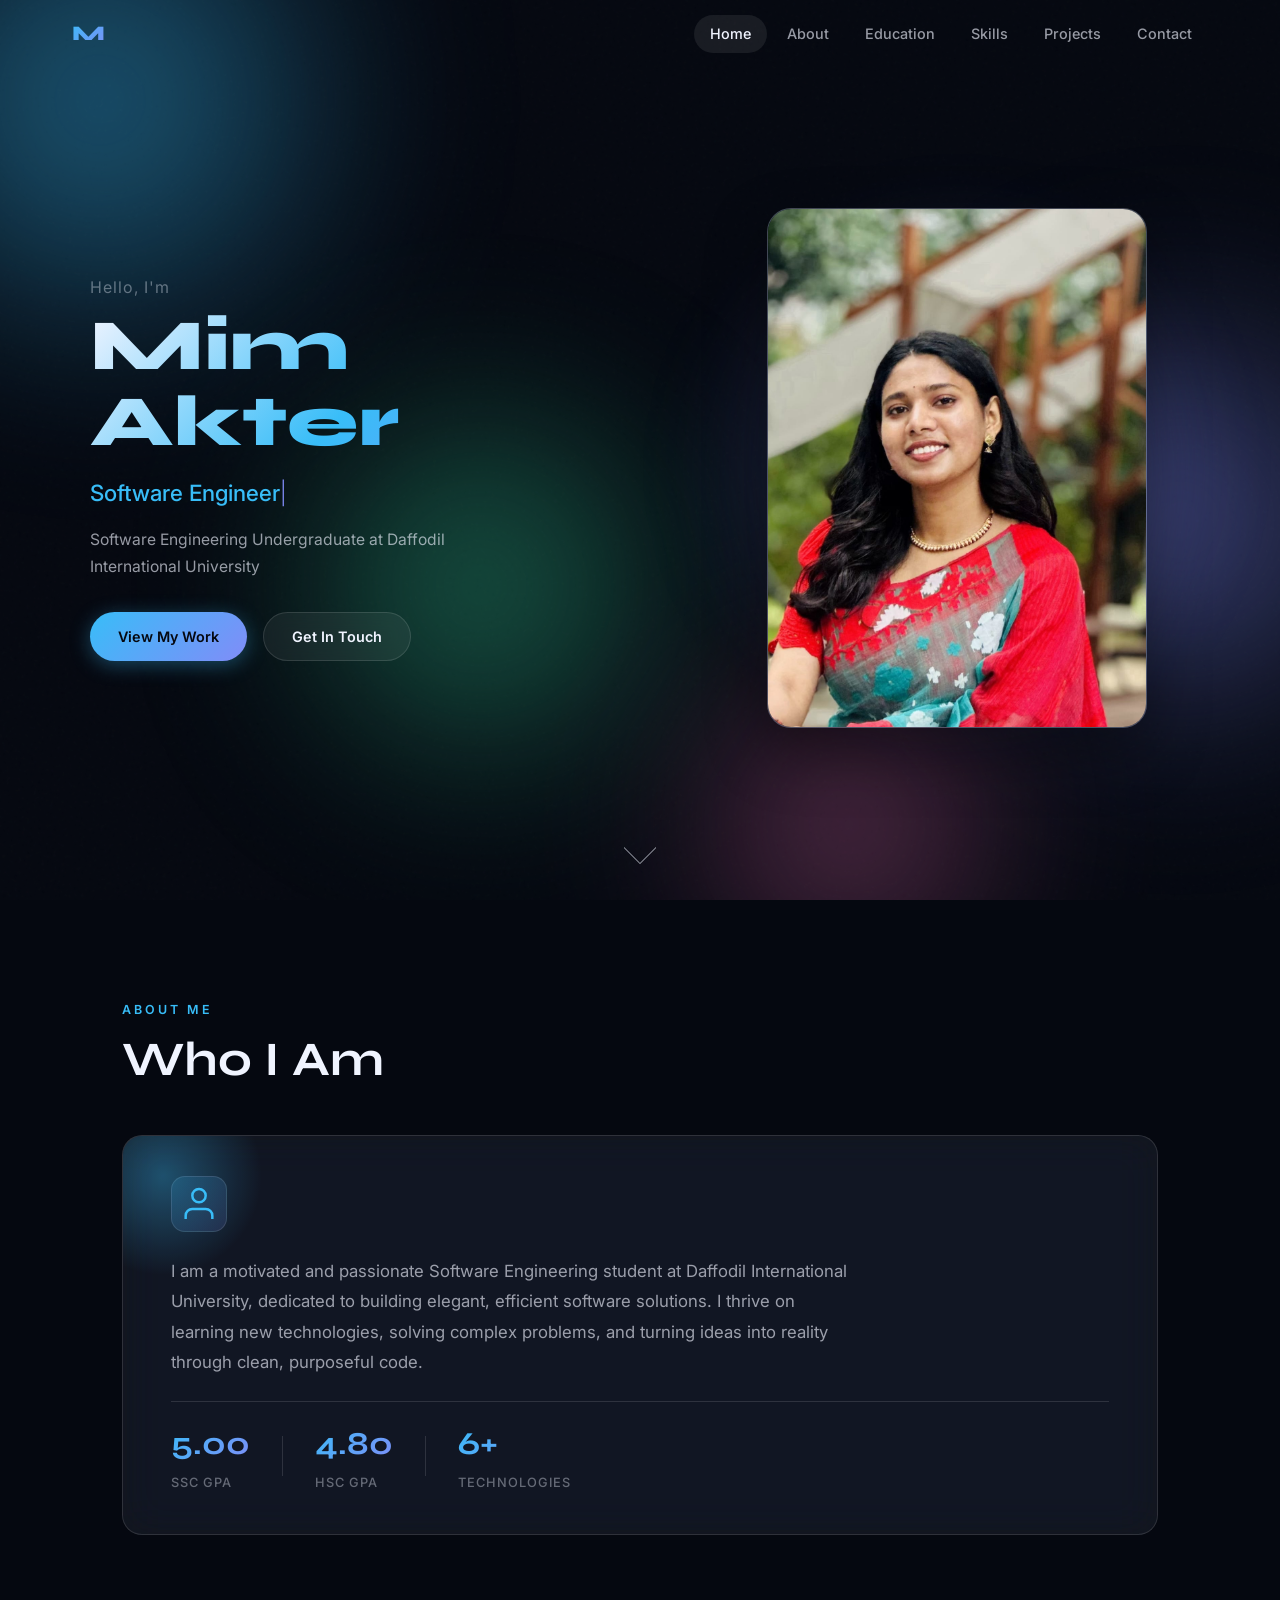
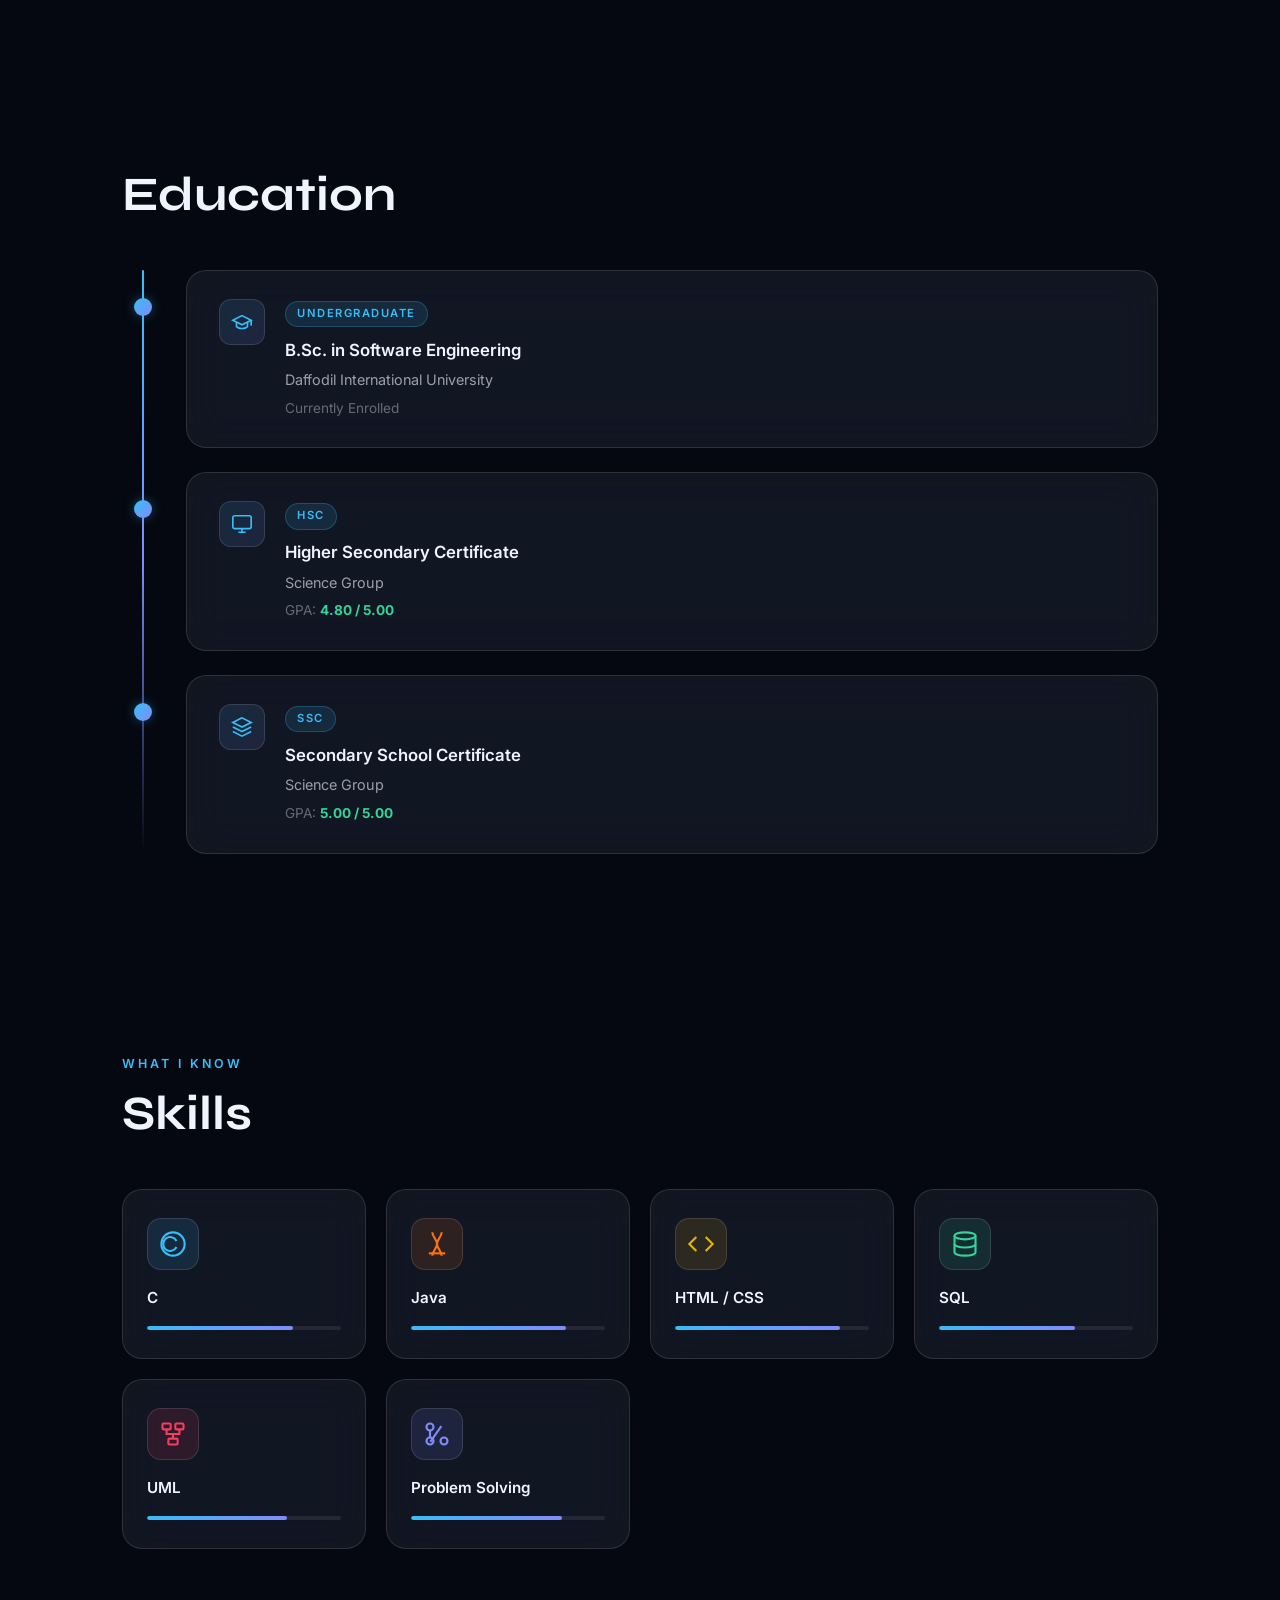
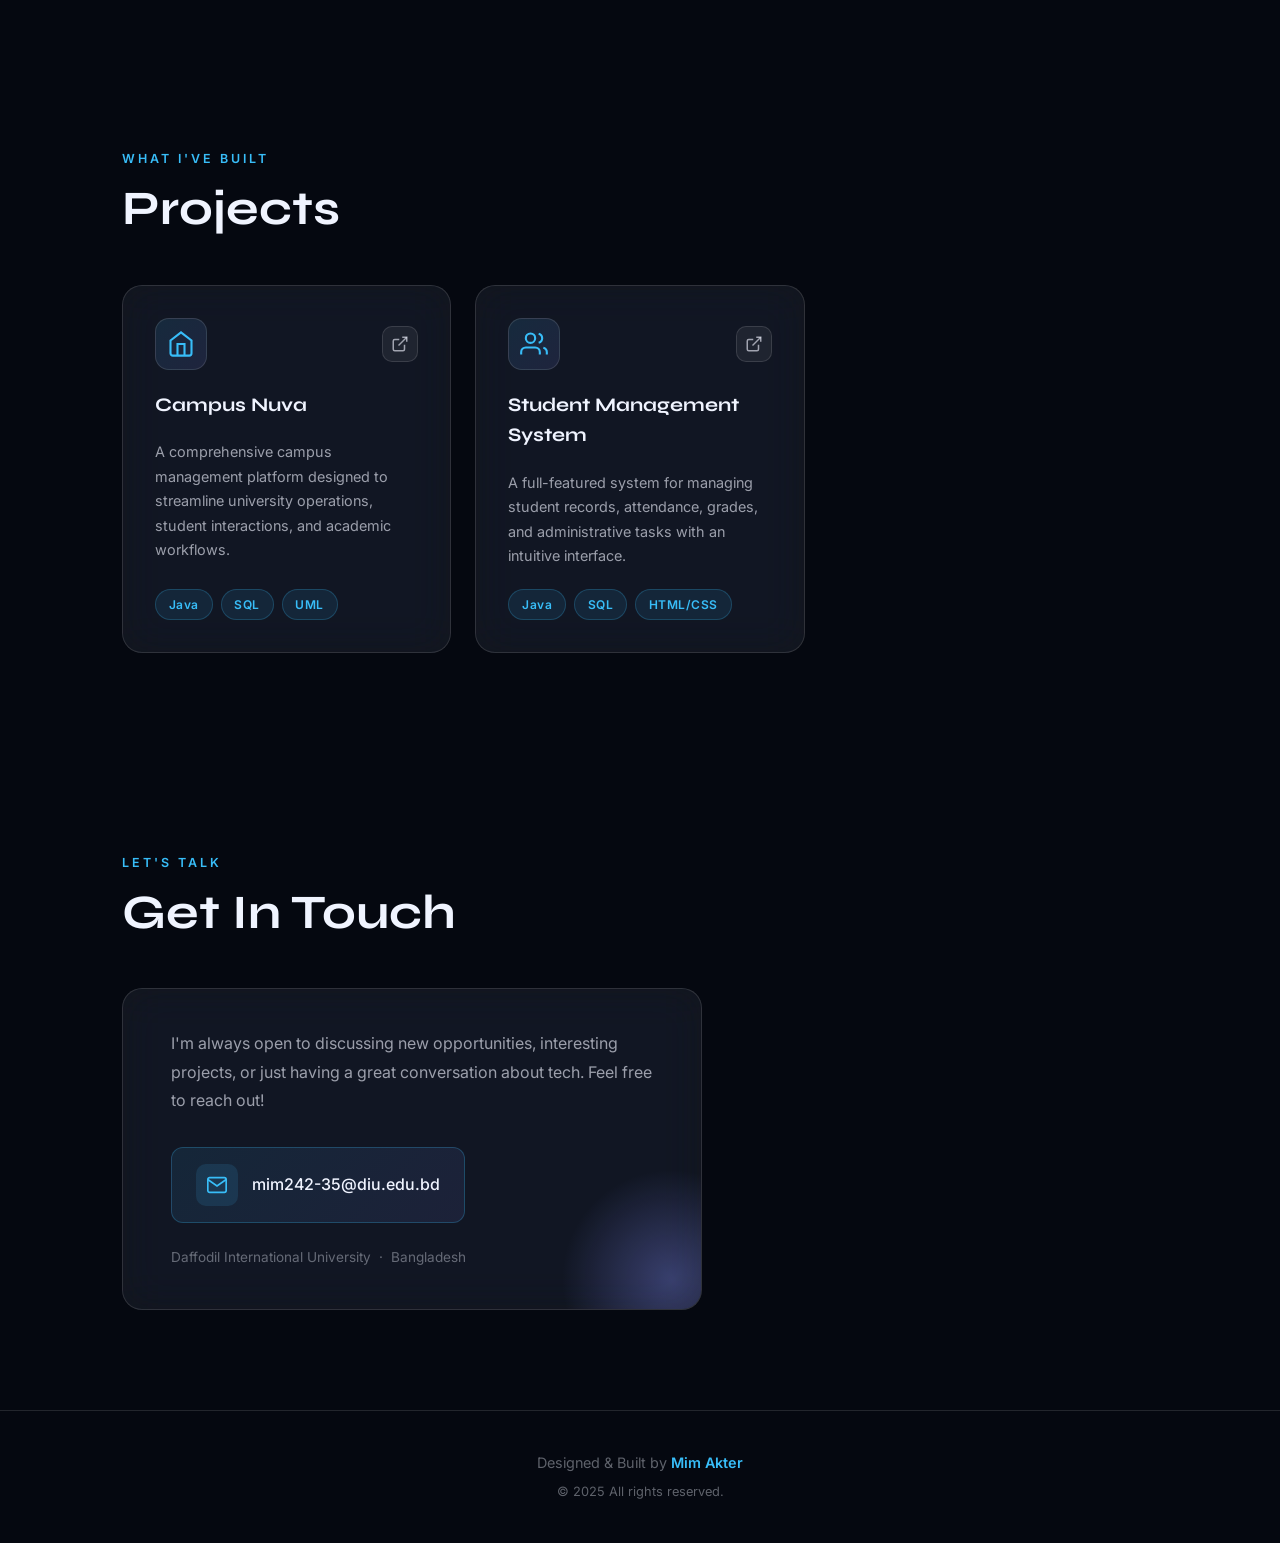
<file: index.html>
<!doctype html>
<html lang="en">
  <head>
    <meta charset="UTF-8" />
    <meta name="viewport" content="width=device-width, initial-scale=1.0" />
    <title>Mim Akter — Software Engineer</title>
    <link rel="preconnect" href="https://fonts.googleapis.com" />
    <link rel="preconnect" href="https://fonts.gstatic.com" crossorigin />
    <link href="https://fonts.googleapis.com/css2?family=Inter:wght@300;400;500;600;700&family=Syne:wght@600;700;800&display=swap" rel="stylesheet" />
    <link rel="stylesheet" href="style.css" />
  </head>
  <body>

    <!-- Animated background orbs -->
    <div class="bg-orbs">
      <div class="orb orb-1"></div>
      <div class="orb orb-2"></div>
      <div class="orb orb-3"></div>
      <div class="orb orb-4"></div>
    </div>

    <!-- Navigation -->
    <nav id="navbar">
      <div class="nav-inner">
        <span class="nav-logo">M</span>
        <ul class="nav-links">
          <li><a href="#hero">Home</a></li>
          <li><a href="#about">About</a></li>
          <li><a href="#education">Education</a></li>
          <li><a href="#skills">Skills</a></li>
          <li><a href="#projects">Projects</a></li>
          <li><a href="#contact">Contact</a></li>
        </ul>
        <button class="nav-toggle" aria-label="Toggle menu">
          <span></span><span></span><span></span>
        </button>
      </div>
    </nav>

    <!-- Hero -->
    <section id="hero">
      <div class="hero-grid">
        <div class="hero-text reveal">
          <p class="hero-greeting">Hello, I'm</p>
          <h1 class="hero-name">Mim Akter</h1>
          <p class="hero-role"><span id="typed"></span><span class="cursor">|</span></p>
          <p class="hero-sub">Software Engineering Undergraduate at Daffodil International University</p>
          <div class="hero-actions">
            <a href="#projects" class="btn btn-primary">View My Work</a>
            <a href="#contact" class="btn btn-ghost">Get In Touch</a>
          </div>
        </div>
        <div class="hero-photo-wrap reveal reveal-delay-1">
          <div class="photo-glow"></div>
          <div class="photo-frame">
            <img src="public/WhatsApp_Image_2026-07-24_at_11.33.52_AM.jpeg" alt="Min Akter"/>
          </div>
        </div>
      </div>
      <a href="#about" class="scroll-down" aria-label="Scroll down">
        <div class="scroll-arrow"></div>
      </a>
    </section>

    <!-- About -->
    <section id="about">
      <div class="section-inner">
        <div class="section-label reveal">About Me</div>
        <h2 class="section-title reveal">Who I Am</h2>
        <div class="glass-card about-card reveal">
          <div class="about-icon">
            <svg width="40" height="40" viewBox="0 0 24 24" fill="none" stroke="currentColor" stroke-width="1.5"><path d="M20 21v-2a4 4 0 0 0-4-4H8a4 4 0 0 0-4 4v2"/><circle cx="12" cy="7" r="4"/></svg>
          </div>
          <p class="about-text">
            I am a motivated and passionate Software Engineering student at Daffodil International University,
            dedicated to building elegant, efficient software solutions. I thrive on learning new technologies,
            solving complex problems, and turning ideas into reality through clean, purposeful code.
          </p>
          <div class="about-stats">
            <div class="stat">
              <span class="stat-num">5.00</span>
              <span class="stat-label">SSC GPA</span>
            </div>
            <div class="stat-divider"></div>
            <div class="stat">
              <span class="stat-num">4.80</span>
              <span class="stat-label">HSC GPA</span>
            </div>
            <div class="stat-divider"></div>
            <div class="stat">
              <span class="stat-num">6+</span>
              <span class="stat-label">Technologies</span>
            </div>
          </div>
        </div>
      </div>
    </section>

    <!-- Education -->
    <section id="education">
      <div class="section-inner">
        <div class="section-label reveal">My Journey</div>
        <h2 class="section-title reveal">Education</h2>
        <div class="timeline">
          <div class="timeline-item reveal">
            <div class="timeline-dot"></div>
            <div class="glass-card timeline-card">
              <div class="timeline-icon">
                <svg width="22" height="22" viewBox="0 0 24 24" fill="none" stroke="currentColor" stroke-width="1.8"><path d="M22 10v6M2 10l10-5 10 5-10 5z"/><path d="M6 12v5c3 3 9 3 12 0v-5"/></svg>
              </div>
              <div class="timeline-body">
                <span class="timeline-badge">Undergraduate</span>
                <h3>B.Sc. in Software Engineering</h3>
                <p>Daffodil International University</p>
                <p class="timeline-detail">Currently Enrolled</p>
              </div>
            </div>
          </div>
          <div class="timeline-item reveal reveal-delay-1">
            <div class="timeline-dot"></div>
            <div class="glass-card timeline-card">
              <div class="timeline-icon">
                <svg width="22" height="22" viewBox="0 0 24 24" fill="none" stroke="currentColor" stroke-width="1.8"><rect x="2" y="3" width="20" height="14" rx="2"/><path d="M8 21h8M12 17v4"/></svg>
              </div>
              <div class="timeline-body">
                <span class="timeline-badge">HSC</span>
                <h3>Higher Secondary Certificate</h3>
                <p>Science Group</p>
                <p class="timeline-detail">GPA: <strong>4.80 / 5.00</strong></p>
              </div>
            </div>
          </div>
          <div class="timeline-item reveal reveal-delay-2">
            <div class="timeline-dot"></div>
            <div class="glass-card timeline-card">
              <div class="timeline-icon">
                <svg width="22" height="22" viewBox="0 0 24 24" fill="none" stroke="currentColor" stroke-width="1.8"><path d="M12 2L2 7l10 5 10-5-10-5z"/><path d="M2 17l10 5 10-5"/><path d="M2 12l10 5 10-5"/></svg>
              </div>
              <div class="timeline-body">
                <span class="timeline-badge">SSC</span>
                <h3>Secondary School Certificate</h3>
                <p>Science Group</p>
                <p class="timeline-detail">GPA: <strong>5.00 / 5.00</strong></p>
              </div>
            </div>
          </div>
        </div>
      </div>
    </section>

    <!-- Skills -->
    <section id="skills">
      <div class="section-inner">
        <div class="section-label reveal">What I Know</div>
        <h2 class="section-title reveal">Skills</h2>
        <div class="skills-grid">
          <div class="glass-card skill-card reveal">
            <div class="skill-icon skill-c">
              <svg width="28" height="28" viewBox="0 0 24 24" fill="none" stroke="currentColor" stroke-width="1.8"><circle cx="12" cy="12" r="10"/><path d="M15 9.354a6 6 0 1 0 0 5.292"/></svg>
            </div>
            <span class="skill-name">C</span>
            <div class="skill-bar"><div class="skill-fill" data-width="75"></div></div>
          </div>
          <div class="glass-card skill-card reveal reveal-delay-1">
            <div class="skill-icon skill-java">
              <svg width="28" height="28" viewBox="0 0 24 24" fill="none" stroke="currentColor" stroke-width="1.8"><path d="M8 2c0 4 4 6 4 10s-4 6-4 10"/><path d="M16 2c0 4-4 6-4 10s4 6 4 10"/><path d="M5 20h14"/></svg>
            </div>
            <span class="skill-name">Java</span>
            <div class="skill-bar"><div class="skill-fill" data-width="80"></div></div>
          </div>
          <div class="glass-card skill-card reveal reveal-delay-2">
            <div class="skill-icon skill-html">
              <svg width="28" height="28" viewBox="0 0 24 24" fill="none" stroke="currentColor" stroke-width="1.8"><polyline points="16 18 22 12 16 6"/><polyline points="8 6 2 12 8 18"/></svg>
            </div>
            <span class="skill-name">HTML / CSS</span>
            <div class="skill-bar"><div class="skill-fill" data-width="85"></div></div>
          </div>
          <div class="glass-card skill-card reveal reveal-delay-1">
            <div class="skill-icon skill-sql">
              <svg width="28" height="28" viewBox="0 0 24 24" fill="none" stroke="currentColor" stroke-width="1.8"><ellipse cx="12" cy="5" rx="9" ry="3"/><path d="M21 12c0 1.66-4 3-9 3s-9-1.34-9-3"/><path d="M3 5v14c0 1.66 4 3 9 3s9-1.34 9-3V5"/></svg>
            </div>
            <span class="skill-name">SQL</span>
            <div class="skill-bar"><div class="skill-fill" data-width="70"></div></div>
          </div>
          <div class="glass-card skill-card reveal reveal-delay-2">
            <div class="skill-icon skill-uml">
              <svg width="28" height="28" viewBox="0 0 24 24" fill="none" stroke="currentColor" stroke-width="1.8"><rect x="3" y="3" width="7" height="5" rx="1"/><rect x="14" y="3" width="7" height="5" rx="1"/><rect x="8" y="16" width="8" height="5" rx="1"/><path d="M6.5 8v4h11V8M12 12v4"/></svg>
            </div>
            <span class="skill-name">UML</span>
            <div class="skill-bar"><div class="skill-fill" data-width="72"></div></div>
          </div>
          <div class="glass-card skill-card reveal reveal-delay-1">
            <div class="skill-icon skill-git">
              <svg width="28" height="28" viewBox="0 0 24 24" fill="none" stroke="currentColor" stroke-width="1.8"><circle cx="18" cy="18" r="3"/><circle cx="6" cy="6" r="3"/><circle cx="6" cy="18" r="3"/><path d="M6 9v6M15.7 5.3l-9.4 13.4"/></svg>
            </div>
            <span class="skill-name">Problem Solving</span>
            <div class="skill-bar"><div class="skill-fill" data-width="78"></div></div>
          </div>
        </div>
      </div>
    </section>

    <!-- Projects -->
    <section id="projects">
      <div class="section-inner">
        <div class="section-label reveal">What I've Built</div>
        <h2 class="section-title reveal">Projects</h2>
        <div class="projects-grid">
          <div class="glass-card project-card reveal">
            <div class="project-glow project-glow-1"></div>
            <div class="project-top">
              <div class="project-icon">
                <svg width="28" height="28" viewBox="0 0 24 24" fill="none" stroke="currentColor" stroke-width="1.8"><path d="M3 9l9-7 9 7v11a2 2 0 0 1-2 2H5a2 2 0 0 1-2-2z"/><polyline points="9 22 9 12 15 12 15 22"/></svg>
              </div>
              <div class="project-links">
                <a href="#" class="project-link" aria-label="View project">
                  <svg width="18" height="18" viewBox="0 0 24 24" fill="none" stroke="currentColor" stroke-width="2"><path d="M18 13v6a2 2 0 0 1-2 2H5a2 2 0 0 1-2-2V8a2 2 0 0 1 2-2h6"/><polyline points="15 3 21 3 21 9"/><line x1="10" y1="14" x2="21" y2="3"/></svg>
                </a>
              </div>
            </div>
            <h3 class="project-title">Campus Nuva</h3>
            <p class="project-desc">A comprehensive campus management platform designed to streamline university operations, student interactions, and academic workflows.</p>
            <div class="project-tags">
              <span class="tag">Java</span>
              <span class="tag">SQL</span>
              <span class="tag">UML</span>
            </div>
          </div>

          <div class="glass-card project-card reveal reveal-delay-1">
            <div class="project-glow project-glow-2"></div>
            <div class="project-top">
              <div class="project-icon">
                <svg width="28" height="28" viewBox="0 0 24 24" fill="none" stroke="currentColor" stroke-width="1.8"><path d="M17 21v-2a4 4 0 0 0-4-4H5a4 4 0 0 0-4 4v2"/><circle cx="9" cy="7" r="4"/><path d="M23 21v-2a4 4 0 0 0-3-3.87"/><path d="M16 3.13a4 4 0 0 1 0 7.75"/></svg>
              </div>
              <div class="project-links">
                <a href="#" class="project-link" aria-label="View project">
                  <svg width="18" height="18" viewBox="0 0 24 24" fill="none" stroke="currentColor" stroke-width="2"><path d="M18 13v6a2 2 0 0 1-2 2H5a2 2 0 0 1-2-2V8a2 2 0 0 1 2-2h6"/><polyline points="15 3 21 3 21 9"/><line x1="10" y1="14" x2="21" y2="3"/></svg>
                </a>
              </div>
            </div>
            <h3 class="project-title">Student Management System</h3>
            <p class="project-desc">A full-featured system for managing student records, attendance, grades, and administrative tasks with an intuitive interface.</p>
            <div class="project-tags">
              <span class="tag">Java</span>
              <span class="tag">SQL</span>
              <span class="tag">HTML/CSS</span>
            </div>
          </div>
        </div>
      </div>
    </section>

    <!-- Contact -->
    <section id="contact">
      <div class="section-inner">
        <div class="section-label reveal">Let's Talk</div>
        <h2 class="section-title reveal">Get In Touch</h2>
        <div class="contact-wrap reveal">
          <div class="glass-card contact-card">
            <p class="contact-intro">
              I'm always open to discussing new opportunities, interesting projects,
              or just having a great conversation about tech. Feel free to reach out!
            </p>
            <a href="mailto:mim242-35@diu.edu.bd" class="contact-email">
              <div class="contact-email-icon">
                <svg width="22" height="22" viewBox="0 0 24 24" fill="none" stroke="currentColor" stroke-width="1.8"><path d="M4 4h16c1.1 0 2 .9 2 2v12c0 1.1-.9 2-2 2H4c-1.1 0-2-.9-2-2V6c0-1.1.9-2 2-2z"/><polyline points="22,6 12,13 2,6"/></svg>
              </div>
              <span>mim242-35@diu.edu.bd</span>
            </a>
            <div class="contact-meta">
              <span>Daffodil International University</span>
              <span class="dot">·</span>
              <span>Bangladesh</span>
            </div>
          </div>
        </div>
      </div>
    </section>

    <!-- Footer -->
    <footer>
      <div class="footer-inner">
        <p>Designed & Built by <strong>Mim Akter</strong></p>
        <p class="footer-copy">© 2025 All rights reserved.</p>
      </div>
    </footer>

    <script src="main.js" type="module"></script>
  </body>
</html>
</file>
<file: style.css>
/* ─── Reset & Base ─── */
*, *::before, *::after {
  margin: 0;
  padding: 0;
  box-sizing: border-box;
}

:root {
  --bg: #050810;
  --surface: rgba(255, 255, 255, 0.06);
  --surface-hover: rgba(255, 255, 255, 0.10);
  --border: rgba(255, 255, 255, 0.12);
  --border-strong: rgba(255, 255, 255, 0.22);
  --text-primary: #f0f4ff;
  --text-secondary: rgba(240, 244, 255, 0.62);
  --text-muted: rgba(240, 244, 255, 0.38);
  --accent: #38bdf8;
  --accent-2: #818cf8;
  --accent-3: #34d399;
  --glow-1: rgba(56, 189, 248, 0.35);
  --glow-2: rgba(129, 140, 248, 0.35);
  --glow-3: rgba(52, 211, 153, 0.25);
  --radius: 20px;
  --radius-sm: 12px;
  --nav-h: 68px;
}

html { scroll-behavior: smooth; }

body {
  font-family: 'Inter', system-ui, sans-serif;
  background: var(--bg);
  color: var(--text-primary);
  min-height: 100vh;
  overflow-x: hidden;
  line-height: 1.6;
}

/* ─── Animated Background Orbs ─── */
.bg-orbs {
  position: fixed;
  inset: 0;
  pointer-events: none;
  z-index: 0;
  overflow: hidden;
}

.orb {
  position: absolute;
  border-radius: 50%;
  filter: blur(90px);
  opacity: 0.55;
  animation: drift linear infinite;
}

.orb-1 {
  width: 600px; height: 600px;
  background: radial-gradient(circle, #38bdf8 0%, transparent 70%);
  top: -200px; left: -200px;
  animation-duration: 22s;
}
.orb-2 {
  width: 500px; height: 500px;
  background: radial-gradient(circle, #818cf8 0%, transparent 70%);
  top: 30%; right: -150px;
  animation-duration: 28s;
  animation-direction: reverse;
}
.orb-3 {
  width: 450px; height: 450px;
  background: radial-gradient(circle, #34d399 0%, transparent 70%);
  bottom: 10%; left: 20%;
  animation-duration: 32s;
}
.orb-4 {
  width: 350px; height: 350px;
  background: radial-gradient(circle, #f472b6 0%, transparent 70%);
  bottom: -100px; right: 20%;
  animation-duration: 25s;
  animation-direction: reverse;
}

@keyframes drift {
  0%   { transform: translate(0, 0) scale(1); }
  25%  { transform: translate(60px, -40px) scale(1.08); }
  50%  { transform: translate(30px, 60px) scale(0.95); }
  75%  { transform: translate(-40px, 20px) scale(1.05); }
  100% { transform: translate(0, 0) scale(1); }
}

/* ─── Noise texture overlay ─── */
body::before {
  content: '';
  position: fixed;
  inset: 0;
  background-image: url("data:image/svg+xml,%3Csvg viewBox='0 0 256 256' xmlns='http://www.w3.org/2000/svg'%3E%3Cfilter id='noise'%3E%3CfeTurbulence type='fractalNoise' baseFrequency='0.9' numOctaves='4' stitchTiles='stitch'/%3E%3C/filter%3E%3Crect width='100%25' height='100%25' filter='url(%23noise)' opacity='0.04'/%3E%3C/svg%3E");
  pointer-events: none;
  z-index: 0;
  opacity: 0.5;
}

/* ─── Section wrapper ─── */
section, footer {
  position: relative;
  z-index: 1;
}

/* ─── Glassmorphism Card ─── */
.glass-card {
  background: var(--surface);
  backdrop-filter: blur(20px) saturate(180%);
  -webkit-backdrop-filter: blur(20px) saturate(180%);
  border: 1px solid var(--border);
  border-radius: var(--radius);
  transition: background 0.3s, border-color 0.3s, transform 0.35s, box-shadow 0.35s;
}

.glass-card:hover {
  background: var(--surface-hover);
  border-color: var(--border-strong);
  transform: translateY(-6px);
  box-shadow: 0 24px 60px rgba(0, 0, 0, 0.35), 0 0 0 1px var(--border-strong);
}

/* ─── Navigation ─── */
#navbar {
  position: fixed;
  top: 0;
  left: 0;
  right: 0;
  z-index: 100;
  height: var(--nav-h);
  transition: background 0.4s, border-color 0.4s, backdrop-filter 0.4s;
}

#navbar.scrolled {
  background: rgba(5, 8, 16, 0.75);
  backdrop-filter: blur(20px) saturate(180%);
  -webkit-backdrop-filter: blur(20px) saturate(180%);
  border-bottom: 1px solid var(--border);
}

.nav-inner {
  max-width: 1200px;
  margin: 0 auto;
  padding: 0 2rem;
  height: 100%;
  display: flex;
  align-items: center;
  justify-content: space-between;
}

.nav-logo {
  font-family: 'Syne', sans-serif;
  font-weight: 800;
  font-size: 1.3rem;
  background: linear-gradient(135deg, var(--accent), var(--accent-2));
  -webkit-background-clip: text;
  -webkit-text-fill-color: transparent;
  background-clip: text;
  letter-spacing: 1px;
}

.nav-links {
  display: flex;
  gap: 0.25rem;
  list-style: none;
}

.nav-links a {
  display: block;
  padding: 0.45rem 1rem;
  font-size: 0.9rem;
  font-weight: 500;
  color: var(--text-secondary);
  text-decoration: none;
  border-radius: 100px;
  transition: color 0.25s, background 0.25s;
}

.nav-links a:hover,
.nav-links a.active {
  color: var(--text-primary);
  background: rgba(255, 255, 255, 0.08);
}

.nav-toggle {
  display: none;
  flex-direction: column;
  gap: 5px;
  background: none;
  border: none;
  cursor: pointer;
  padding: 8px;
}

.nav-toggle span {
  display: block;
  width: 24px;
  height: 2px;
  background: var(--text-primary);
  border-radius: 2px;
  transition: transform 0.3s, opacity 0.3s;
}

/* ─── Section layout ─── */
.section-inner {
  max-width: 1100px;
  margin: 0 auto;
  padding: 100px 2rem;
}

.section-label {
  font-size: 0.78rem;
  font-weight: 600;
  letter-spacing: 3px;
  text-transform: uppercase;
  color: var(--accent);
  margin-bottom: 0.75rem;
}

.section-title {
  font-family: 'Syne', sans-serif;
  font-size: clamp(2rem, 5vw, 3rem);
  font-weight: 700;
  color: var(--text-primary);
  margin-bottom: 3rem;
  line-height: 1.15;
}

/* ─── Reveal animations ─── */
.reveal {
  opacity: 0;
  transform: translateY(36px);
  transition: opacity 0.75s cubic-bezier(0.16, 1, 0.3, 1),
              transform 0.75s cubic-bezier(0.16, 1, 0.3, 1);
}

.reveal.visible {
  opacity: 1;
  transform: translateY(0);
}

.reveal-delay-1 { transition-delay: 0.12s; }
.reveal-delay-2 { transition-delay: 0.24s; }
.photo-frame{
    width:420px;
    height:520px;
    border-radius:30px;
    overflow:hidden;
}

.photo-frame img{
    width:100%;
    height:100%;
    object-fit:cover;
    object-position:center top;
    transition:.5s;
}

.photo-frame:hover img{
    transform:scale(1.05);
}
/* ─── Hero ─── */
#hero {
  min-height: 100vh;
  display: flex;
  flex-direction: column;
  align-items: center;
  justify-content: center;
  padding: calc(var(--nav-h) + 2rem) 2rem 4rem;
  position: relative;
  z-index: 1;
}

.hero-grid {
  display: grid;
  grid-template-columns: 1.1fr 0.9fr;
  align-items: center;
  gap: 4rem;
  max-width: 1100px;
  width: 100%;
}

.hero-text { text-align: left; }

.hero-greeting {
  font-size: 1rem;
  color: var(--text-muted);
  font-weight: 400;
  letter-spacing: 1px;
  margin-bottom: 0.5rem;
}

.hero-name {
  font-family: 'Syne', sans-serif;
  font-size: clamp(2.5rem, 6vw, 4.5rem);
  font-weight: 800;
  line-height: 1.05;
  background: linear-gradient(135deg, #f0f4ff 0%, var(--accent) 50%, var(--accent-2) 100%);
  -webkit-background-clip: text;
  -webkit-text-fill-color: transparent;
  background-clip: text;
  margin-bottom: 1rem;
}

.hero-role {
  font-size: clamp(1.1rem, 3vw, 1.4rem);
  color: var(--accent);
  font-weight: 500;
  min-height: 2rem;
  margin-bottom: 1rem;
}

.cursor {
  display: inline-block;
  animation: blink 0.9s step-end infinite;
  color: var(--accent-2);
  font-weight: 300;
}

@keyframes blink {
  0%, 100% { opacity: 1; }
  50%       { opacity: 0; }
}

.hero-sub {
  font-size: 0.98rem;
  color: var(--text-secondary);
  max-width: 420px;
  margin: 0 0 2rem;
  line-height: 1.7;
}

.hero-actions {
  display: flex;
  gap: 1rem;
  flex-wrap: wrap;
}

/* ─── Hero photo ─── */
.hero-photo-wrap {
  position: relative;
  display: flex;
  justify-content: center;
  align-items: center;
}

.photo-glow {
  position: absolute;
  inset: -30px;
  border-radius: 32px;
  background: radial-gradient(circle at 50% 50%, var(--glow-1), var(--glow-2), transparent 70%);
  filter: blur(40px);
  opacity: 0.6;
  z-index: 0;
  animation: glow-pulse 4s ease-in-out infinite;
}

@keyframes glow-pulse {
  0%, 100% { opacity: 0.4; transform: scale(1); }
  50%       { opacity: 0.7; transform: scale(1.05); }
}

.photo-frame {
  position: relative;
  width: 100%;
  max-width: 380px;
  aspect-ratio: 4 / 5;
  border-radius: 24px;
  overflow: hidden;
  border: 1px solid var(--border-strong);
  background: linear-gradient(135deg, rgba(56,189,248,0.08), rgba(129,140,248,0.08));
  box-shadow: 0 24px 60px rgba(0, 0, 0, 0.4);
  z-index: 1;
}

.hero-photo {
  width: 100%;
  height: 100%;
  object-fit: cover;
  display: block;
  transition: transform 0.5s ease;
}

.photo-frame:hover .hero-photo {
  transform: scale(1.05);
}

/* ─── Buttons ─── */
.btn {
  display: inline-flex;
  align-items: center;
  gap: 0.5rem;
  padding: 0.75rem 1.75rem;
  border-radius: 100px;
  font-size: 0.9rem;
  font-weight: 600;
  text-decoration: none;
  transition: all 0.3s;
  cursor: pointer;
}

.btn-primary {
  background: linear-gradient(135deg, var(--accent), var(--accent-2));
  color: #050810;
  box-shadow: 0 4px 20px var(--glow-1);
}

.btn-primary:hover {
  transform: translateY(-3px);
  box-shadow: 0 8px 30px var(--glow-1);
}

.btn-ghost {
  background: var(--surface);
  color: var(--text-primary);
  border: 1px solid var(--border);
  backdrop-filter: blur(10px);
}

.btn-ghost:hover {
  background: var(--surface-hover);
  border-color: var(--border-strong);
  transform: translateY(-3px);
}

/* ─── Scroll down arrow ─── */
.scroll-down {
  position: absolute;
  bottom: 2.5rem;
  left: 50%;
  transform: translateX(-50%);
  display: flex;
  flex-direction: column;
  align-items: center;
  gap: 8px;
}

.scroll-arrow {
  width: 24px;
  height: 24px;
  border-right: 2px solid var(--text-muted);
  border-bottom: 2px solid var(--text-muted);
  transform: rotate(45deg);
  animation: bounce 1.8s ease-in-out infinite;
  border-radius: 2px;
}

@keyframes bounce {
  0%, 100% { transform: rotate(45deg) translateY(0); opacity: 0.5; }
  50%       { transform: rotate(45deg) translateY(8px); opacity: 1; }
}

/* ─── About ─── */
#about { background: transparent; }

.about-card {
  padding: 2.5rem 3rem;
  display: flex;
  flex-direction: column;
  gap: 1.5rem;
  position: relative;
  overflow: hidden;
}

.about-card::before {
  content: '';
  position: absolute;
  top: -60px; left: -60px;
  width: 200px; height: 200px;
  background: radial-gradient(circle, var(--glow-1), transparent 70%);
  pointer-events: none;
}

.about-icon {
  width: 56px; height: 56px;
  border-radius: 14px;
  background: linear-gradient(135deg, rgba(56,189,248,0.15), rgba(129,140,248,0.15));
  border: 1px solid var(--border);
  display: flex;
  align-items: center;
  justify-content: center;
  color: var(--accent);
}

.about-text {
  font-size: 1.05rem;
  color: var(--text-secondary);
  line-height: 1.8;
  max-width: 680px;
}

.about-stats {
  display: flex;
  align-items: center;
  gap: 2rem;
  padding-top: 1rem;
  border-top: 1px solid var(--border);
  flex-wrap: wrap;
}

.stat { display: flex; flex-direction: column; gap: 0.25rem; }

.stat-num {
  font-family: 'Syne', sans-serif;
  font-size: 2rem;
  font-weight: 700;
  background: linear-gradient(135deg, var(--accent), var(--accent-2));
  -webkit-background-clip: text;
  -webkit-text-fill-color: transparent;
  background-clip: text;
}

.stat-label {
  font-size: 0.8rem;
  color: var(--text-muted);
  font-weight: 500;
  text-transform: uppercase;
  letter-spacing: 1px;
}

.stat-divider {
  width: 1px;
  height: 40px;
  background: var(--border);
}

/* ─── Education Timeline ─── */
.timeline {
  display: flex;
  flex-direction: column;
  gap: 1.5rem;
  position: relative;
}

.timeline::before {
  content: '';
  position: absolute;
  left: 20px;
  top: 0; bottom: 0;
  width: 2px;
  background: linear-gradient(to bottom, var(--accent), var(--accent-2), transparent);
  border-radius: 2px;
}

.timeline-item {
  position: relative;
  padding-left: 64px;
}

.timeline-dot {
  position: absolute;
  left: 12px;
  top: 28px;
  width: 18px; height: 18px;
  border-radius: 50%;
  background: linear-gradient(135deg, var(--accent), var(--accent-2));
  box-shadow: 0 0 12px var(--glow-1);
  z-index: 1;
}

.timeline-card {
  padding: 1.75rem 2rem;
  display: flex;
  align-items: flex-start;
  gap: 1.25rem;
}

.timeline-icon {
  width: 46px; height: 46px;
  border-radius: 12px;
  background: linear-gradient(135deg, rgba(56,189,248,0.12), rgba(129,140,248,0.12));
  border: 1px solid var(--border);
  display: flex;
  align-items: center;
  justify-content: center;
  color: var(--accent);
  flex-shrink: 0;
}

.timeline-body { flex: 1; }

.timeline-badge {
  display: inline-block;
  font-size: 0.7rem;
  font-weight: 600;
  letter-spacing: 1.5px;
  text-transform: uppercase;
  color: var(--accent);
  background: rgba(56, 189, 248, 0.12);
  border: 1px solid rgba(56, 189, 248, 0.25);
  padding: 0.2rem 0.7rem;
  border-radius: 100px;
  margin-bottom: 0.6rem;
}

.timeline-body h3 {
  font-size: 1.05rem;
  font-weight: 600;
  color: var(--text-primary);
  margin-bottom: 0.3rem;
}

.timeline-body p {
  font-size: 0.9rem;
  color: var(--text-secondary);
}

.timeline-detail {
  margin-top: 0.4rem !important;
  color: var(--text-muted) !important;
  font-size: 0.85rem !important;
}

.timeline-detail strong { color: var(--accent-3); }

/* ─── Skills ─── */
.skills-grid {
  display: grid;
  grid-template-columns: repeat(auto-fill, minmax(200px, 1fr));
  gap: 1.25rem;
}

.skill-card {
  padding: 1.75rem 1.5rem;
  display: flex;
  flex-direction: column;
  align-items: flex-start;
  gap: 1rem;
}

.skill-icon {
  width: 52px; height: 52px;
  border-radius: 14px;
  display: flex;
  align-items: center;
  justify-content: center;
  border: 1px solid var(--border);
}

.skill-c    { background: rgba(56, 189, 248, 0.12); color: #38bdf8; }
.skill-java { background: rgba(249, 115,  22, 0.12); color: #f97316; }
.skill-html { background: rgba(234, 179,   8, 0.12); color: #eab308; }
.skill-sql  { background: rgba(52,  211, 153, 0.12); color: #34d399; }
.skill-uml  { background: rgba(244,  63, 94, 0.12);  color: #f43f5e; }
.skill-git  { background: rgba(129, 140, 248, 0.12); color: #818cf8; }

.skill-name {
  font-weight: 600;
  font-size: 0.95rem;
  color: var(--text-primary);
}

.skill-bar {
  width: 100%;
  height: 4px;
  background: rgba(255,255,255,0.08);
  border-radius: 4px;
  overflow: hidden;
}

.skill-fill {
  height: 100%;
  width: 0;
  border-radius: 4px;
  background: linear-gradient(90deg, var(--accent), var(--accent-2));
  transition: width 1.2s cubic-bezier(0.16, 1, 0.3, 1);
}

/* ─── Projects ─── */
.projects-grid {
  display: grid;
  grid-template-columns: repeat(auto-fill, minmax(320px, 1fr));
  gap: 1.5rem;
}

.project-card {
  padding: 2rem;
  display: flex;
  flex-direction: column;
  gap: 1.25rem;
  position: relative;
  overflow: hidden;
}

.project-glow {
  position: absolute;
  width: 250px; height: 250px;
  border-radius: 50%;
  filter: blur(70px);
  opacity: 0;
  pointer-events: none;
  transition: opacity 0.5s;
  top: -80px; right: -80px;
}

.project-glow-1 { background: var(--glow-1); }
.project-glow-2 { background: var(--glow-2); }

.project-card:hover .project-glow { opacity: 1; }

.project-top {
  display: flex;
  align-items: center;
  justify-content: space-between;
}

.project-icon {
  width: 52px; height: 52px;
  border-radius: 14px;
  background: linear-gradient(135deg, rgba(56,189,248,0.12), rgba(129,140,248,0.12));
  border: 1px solid var(--border);
  display: flex;
  align-items: center;
  justify-content: center;
  color: var(--accent);
}

.project-links { display: flex; gap: 0.5rem; }

.project-link {
  width: 36px; height: 36px;
  border-radius: 10px;
  background: var(--surface);
  border: 1px solid var(--border);
  display: flex;
  align-items: center;
  justify-content: center;
  color: var(--text-secondary);
  text-decoration: none;
  transition: background 0.2s, color 0.2s, border-color 0.2s;
}

.project-link:hover {
  background: var(--surface-hover);
  border-color: var(--border-strong);
  color: var(--text-primary);
}

.project-title {
  font-family: 'Syne', sans-serif;
  font-size: 1.2rem;
  font-weight: 700;
  color: var(--text-primary);
}

.project-desc {
  font-size: 0.9rem;
  color: var(--text-secondary);
  line-height: 1.7;
  flex: 1;
}

.project-tags {
  display: flex;
  flex-wrap: wrap;
  gap: 0.5rem;
}

.tag {
  font-size: 0.75rem;
  font-weight: 600;
  padding: 0.3rem 0.8rem;
  border-radius: 100px;
  background: rgba(56, 189, 248, 0.1);
  border: 1px solid rgba(56, 189, 248, 0.22);
  color: var(--accent);
  letter-spacing: 0.5px;
}

/* ─── Contact ─── */
.contact-wrap { max-width: 580px; }

.contact-card {
  padding: 2.5rem 3rem;
  position: relative;
  overflow: hidden;
}

.contact-card::after {
  content: '';
  position: absolute;
  bottom: -80px; right: -80px;
  width: 220px; height: 220px;
  background: radial-gradient(circle, var(--glow-2), transparent 70%);
  pointer-events: none;
}

.contact-intro {
  font-size: 1rem;
  color: var(--text-secondary);
  line-height: 1.8;
  margin-bottom: 2rem;
}

.contact-email {
  display: inline-flex;
  align-items: center;
  gap: 0.85rem;
  text-decoration: none;
  color: var(--text-primary);
  font-weight: 500;
  font-size: 1rem;
  padding: 1rem 1.5rem;
  border-radius: var(--radius-sm);
  background: linear-gradient(135deg, rgba(56,189,248,0.1), rgba(129,140,248,0.1));
  border: 1px solid rgba(56, 189, 248, 0.25);
  transition: all 0.3s;
  margin-bottom: 1.5rem;
}

.contact-email:hover {
  background: linear-gradient(135deg, rgba(56,189,248,0.18), rgba(129,140,248,0.18));
  border-color: var(--accent);
  transform: translateY(-2px);
  box-shadow: 0 8px 24px var(--glow-1);
}

.contact-email-icon {
  width: 42px; height: 42px;
  border-radius: 10px;
  background: rgba(56, 189, 248, 0.12);
  display: flex;
  align-items: center;
  justify-content: center;
  color: var(--accent);
  flex-shrink: 0;
}

.contact-meta {
  display: flex;
  align-items: center;
  gap: 0.5rem;
  font-size: 0.85rem;
  color: var(--text-muted);
}

.dot { color: var(--text-muted); }

/* ─── Footer ─── */
footer {
  border-top: 1px solid var(--border);
  padding: 2.5rem 2rem;
  text-align: center;
}

.footer-inner {
  max-width: 1100px;
  margin: 0 auto;
  display: flex;
  flex-direction: column;
  gap: 0.5rem;
}

footer p {
  font-size: 0.9rem;
  color: var(--text-muted);
}

footer strong {
  color: var(--accent);
  font-weight: 600;
}

.footer-copy { font-size: 0.8rem; }

/* ─── Responsive ─── */
@media (max-width: 900px) {
  .hero-grid {
    grid-template-columns: 1fr;
    gap: 2.5rem;
    text-align: center;
  }
  .hero-text { text-align: center; }
  .hero-sub { margin-left: auto; margin-right: auto; }
  .hero-actions { justify-content: center; }
  .photo-frame { max-width: 300px; }
}

@media (max-width: 768px) {
  .nav-links { display: none; flex-direction: column; gap: 0; }
  .nav-links.open {
    display: flex;
    position: absolute;
    top: var(--nav-h);
    left: 0; right: 0;
    background: rgba(5, 8, 16, 0.95);
    backdrop-filter: blur(20px);
    -webkit-backdrop-filter: blur(20px);
    border-bottom: 1px solid var(--border);
    padding: 1rem;
  }
  .nav-toggle { display: flex; }

  .about-card { padding: 1.75rem; }
  .contact-card { padding: 1.75rem; }

  .timeline::before { left: 12px; }
  .timeline-item { padding-left: 48px; }
  .timeline-dot { left: 4px; }
  .timeline-card { flex-direction: column; gap: 1rem; }

  .about-stats { gap: 1.5rem; }
  .stat-divider { display: none; }

  .projects-grid { grid-template-columns: 1fr; }
  .skills-grid { grid-template-columns: repeat(2, 1fr); }
}

@media (max-width: 480px) {
  .hero-name { font-size: 2.5rem; }
  .skills-grid { grid-template-columns: 1fr; }
  .hero-actions { flex-direction: column; align-items: center; }
  .photo-frame { max-width: 240px; }
}
</file>
